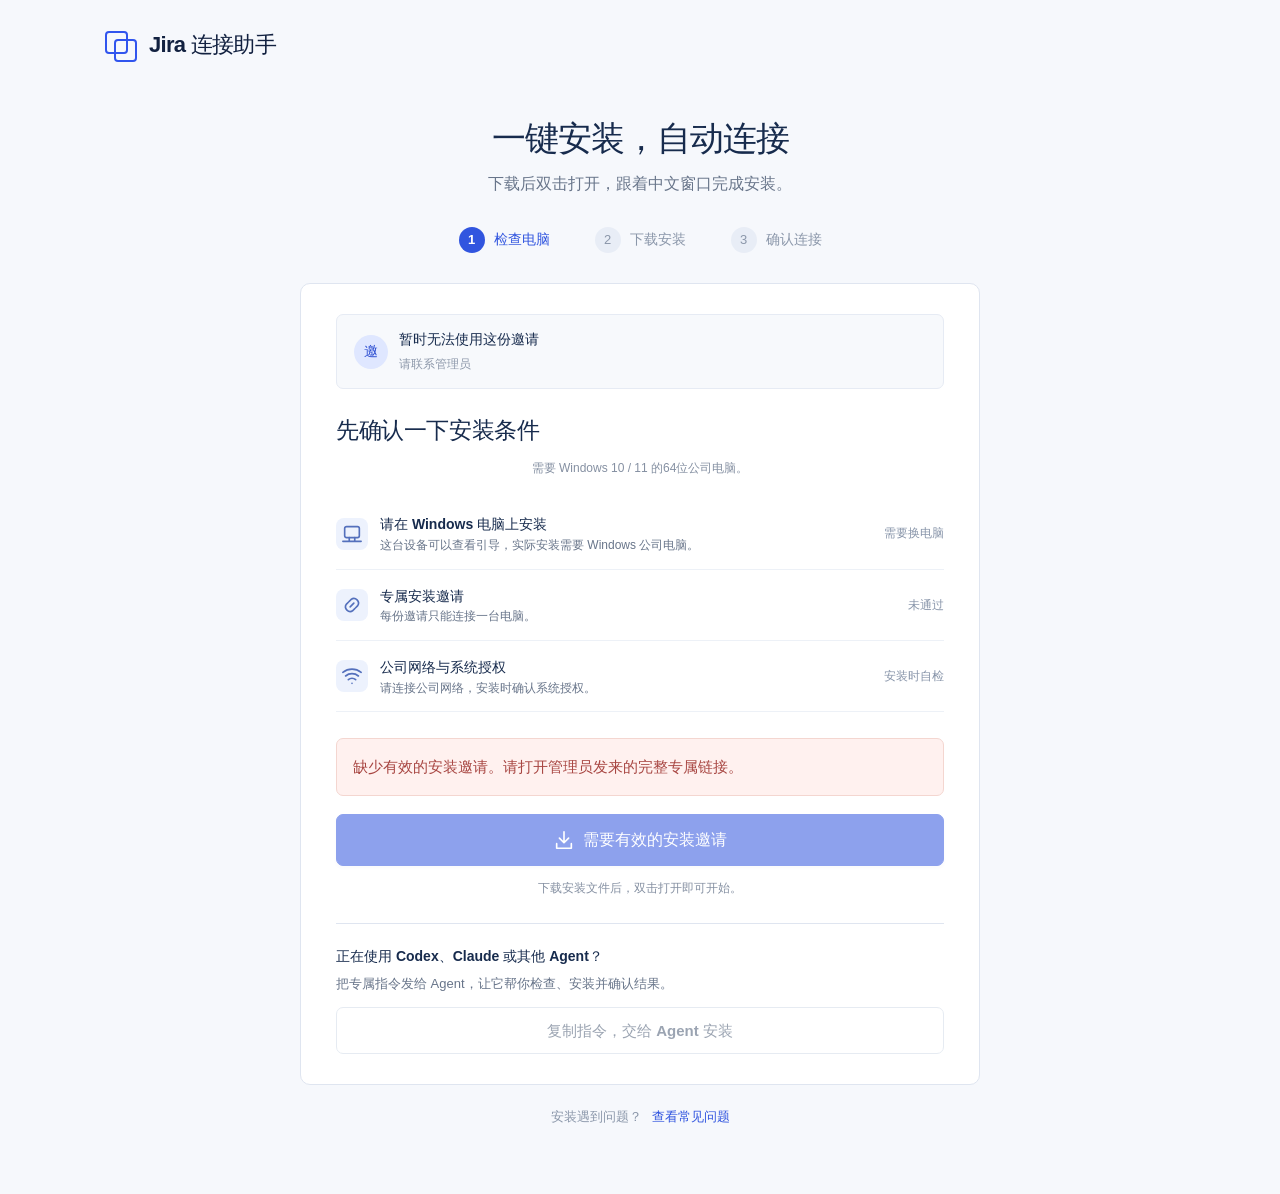
<file: relay-manager/web/install.html>
<!doctype html><html lang="zh-CN" data-mode="live"><head><meta charset="utf-8"><meta name="viewport" content="width=device-width,initial-scale=1"><meta name="referrer" content="no-referrer"><title>Jira 连接助手 · 安装引导</title><link rel="stylesheet" href="style.css"><script defer src="ui.js"></script><script defer src="install.js"></script></head>
<body class="install-page"><nav class="install-nav"><a id="install-home" class="brand" href="/relay/"><span class="brand-mark" aria-hidden="true"></span>Jira 连接助手</a><span id="demo-label" class="demo-label" hidden>交互演示 · 不会安装软件</span></nav>
<main class="install-layout"><header class="install-title"><h1>一键安装，自动连接</h1><p>下载后双击打开，跟着中文窗口完成安装。</p></header><ol class="install-steps" aria-label="安装进度"><li id="step-1" class="current"><span>1</span>检查电脑</li><li id="step-2"><span>2</span>下载安装</li><li id="step-3"><span>3</span>确认连接</li></ol>
<p id="used-invitation-note" class="hint" hidden>这份邀请已用于登记电脑，不能重新下载安装文件。请运行原先下载的 Jira-Connect-Setup.cmd，或在已安装电脑桌面运行“Jira转发-检查状态”。新电脑安装或原文件已丢失，请联系管理员重新授权。</p>
<section id="check-stage" class="panel install-main"><div class="invite-owner"><span class="avatar">邀</span><div><strong id="invite-label">正在读取你的安装邀请…</strong><small id="invite-expiry">专属安装邀请</small></div></div><h2>先确认一下安装条件</h2><p class="hint">需要 Windows 10 / 11 的64位公司电脑。</p><ul class="check-list"><li><span data-icon="computer"></span><div><strong id="os-label">识别电脑系统</strong><p id="os-note">在需要安装的电脑上打开此页面。</p></div><span id="os-state" class="check-state">检查中</span></li><li><span data-icon="link"></span><div><strong>专属安装邀请</strong><p>每份邀请只能连接一台电脑。</p></div><span id="invite-state" class="check-state">验证中</span></li><li><span data-icon="wifi"></span><div><strong>公司网络与系统授权</strong><p>请连接公司网络，安装时确认系统授权。</p></div><span class="check-state">安装时自检</span></li></ul><p id="install-error" class="install-error" role="alert" hidden></p><button id="download" class="primary" disabled><span data-icon="download"></span><span id="download-label">正在验证邀请…</span></button><p id="download-note" class="hint">下载安装文件后，双击打开即可开始。</p><div class="agent-option"><strong>正在使用 Codex、Claude 或其他 Agent？</strong><p>把专属指令发给 Agent，让它帮你检查、安装并确认结果。</p><button id="copy-install-agent" class="secondary" disabled>复制指令，交给 Agent 安装</button><textarea id="install-agent-text" class="copy-field" readonly aria-label="Agent安装指令" hidden></textarea><p id="agent-copy-result" class="hint" role="status" hidden></p></div></section>
<section id="download-stage" class="panel install-main" hidden><div class="share-success"><span data-icon="check"></span><span id="download-message">专属安装文件已准备好</span></div><h2 id="download-title" class="download-title">打开下载文件，完成安装</h2><ol class="download-guide"><li><span>1</span><div><strong id="download-file-title">双击 Jira-Connect-Setup.cmd</strong><p id="download-file-note">在浏览器“下载”列表中找到刚才的文件。</p></div></li><li><span>2</span><div><strong>确认系统授权，等待中文安装窗口</strong><p>中文进度窗口会自动检查网络、准备组件并设置后台连接。</p></div></li><li><span>3</span><div><strong>看到连接成功后，再关闭窗口</strong><p>关闭安装窗口、锁屏都不影响后台运行。</p></div></li></ol><button id="check-connection" class="primary">我已打开安装文件，检查连接<span data-icon="arrow"></span></button><button id="download-again" class="secondary" disabled>重新下载安装文件</button><p id="demo-download-note" class="hint" hidden>这是安装流程演示，不会下载或运行实际程序。</p></section>
<section id="status-stage" class="panel install-main" hidden><div class="status-hero"><span id="status-icon" data-icon="refresh" class="spinner"></span><h2 id="status-title">正在等待电脑接入</h2><p id="status-detail">安装工具完成自检并建立连接后，这里会自动更新。</p></div><div id="status-ready" hidden><a id="open-jira" class="primary full-width" target="_blank" rel="noopener noreferrer">打开 Jira<span data-icon="arrow"></span></a><p class="hint">以后保持电脑开机、唤醒并连入公司网络，就能自动运行。</p></div><button id="retry-status" class="secondary">重新检查连接</button><button id="back-install" class="secondary">返回安装说明</button><button id="copy-diagnostics" class="secondary">复制检查结果，发给管理员</button><textarea id="diagnostics-text" class="copy-field" readonly aria-label="检查结果" hidden></textarea><p id="diagnostics-copy-result" class="hint" role="status" hidden></p></section>
<div class="install-help">安装遇到问题？<a href="#help" id="help-toggle">查看常见问题</a><a id="back-console" class="static-mode-link" href="../relay-admin/" hidden>回到管理演示</a></div><section id="install-help-panel" class="panel help-panel install-main" hidden><h2>你可能会遇到的情况</h2><details><summary>我现在用的是 Mac 或手机</summary><p>请把这个链接发送到需要安装的 Windows 公司电脑上，再打开。当前安装工具支持 Windows 10 / 11 的 Intel 或 AMD 64位电脑。</p></details><details><summary>为什么还没有显示连接成功？</summary><p>先确认已经双击下载的安装文件，并完成系统授权。公司网络无法访问 Jira 时，安装工具会给出提示。浏览器打不开 Jira、程序启动或页面显示等待，都不能代替连接成功确认。</p></details><details><summary>安装被公司电脑策略阻止了</summary><p>请联系管理员处理，不要关闭安全防护或修改公司策略。</p></details><details><summary>邀请过期或被停用</summary><p>请向管理员获取新的邀请链接。不要使用别人已经安装过的链接。</p></details></section></main></body></html>
</file>
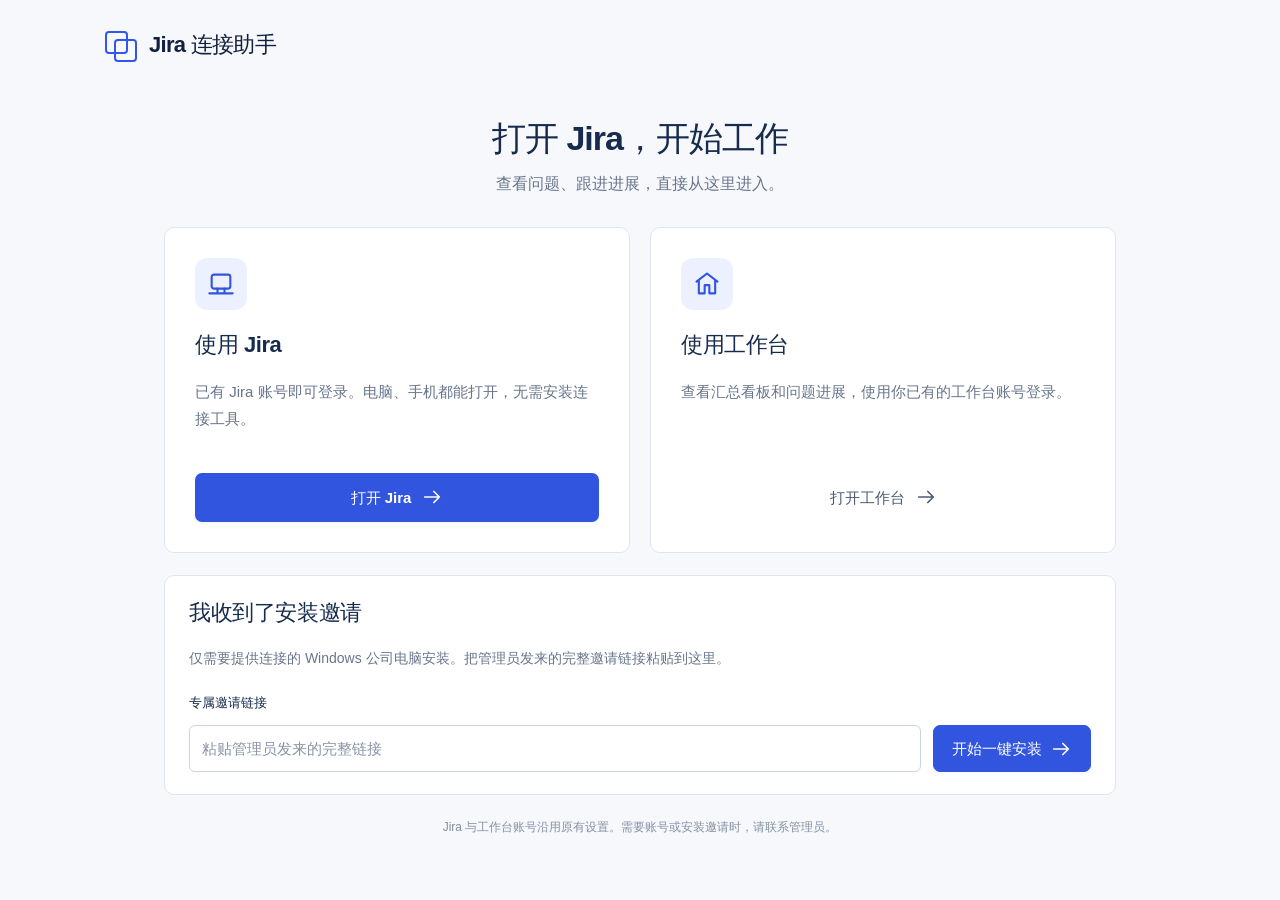
<file: relay-manager/web/welcome.html>
<!doctype html>
<html lang="zh-CN" data-mode="live"><head><meta charset="utf-8"><meta name="viewport" content="width=device-width,initial-scale=1"><meta name="referrer" content="no-referrer"><title>Jira 连接助手 · 开始使用</title><link rel="stylesheet" href="style.css"><script defer src="ui.js"></script><script defer src="welcome.js"></script></head>
<body class="install-page"><nav class="install-nav"><a class="brand" href="./"><span class="brand-mark" aria-hidden="true"></span>Jira 连接助手</a><span id="welcome-demo" class="demo-label" hidden>交互演示 · 不连接真实服务</span></nav>
<main class="install-layout"><header class="install-title"><h1>打开 Jira，开始工作</h1><p>查看问题、跟进进展，直接从这里进入。</p></header>
<div class="welcome-cards"><section class="panel"><span data-icon="computer" class="welcome-icon"></span><h2>使用 Jira</h2><p>已有 Jira 账号即可登录。电脑、手机都能打开，无需安装连接工具。</p><a id="welcome-jira" class="primary full-width" href="/">打开 Jira<span data-icon="arrow"></span></a></section>
<section class="panel"><span data-icon="home" class="welcome-icon"></span><h2>使用工作台</h2><p>查看汇总看板和问题进展，使用你已有的工作台账号登录。</p><a id="welcome-workbench" class="secondary full-width" href="#">打开工作台<span data-icon="arrow"></span></a></section></div>
<section class="panel invite-entry"><h2>我收到了安装邀请</h2><p>仅需要提供连接的 Windows 公司电脑安装。把管理员发来的完整邀请链接粘贴到这里。</p><form id="open-invitation"><label for="invitation-link">专属邀请链接</label><input id="invitation-link" type="url" required autocomplete="off" spellcheck="false" placeholder="粘贴管理员发来的完整链接"><button class="primary" type="submit">开始一键安装<span data-icon="arrow"></span></button><p id="welcome-error" class="form-error" role="alert" hidden></p></form></section>
<p class="hint welcome-footer">Jira 与工作台账号沿用原有设置。需要账号或安装邀请时，请联系管理员。</p></main></body></html>
</file>
<file: relay-manager/web/style.css>
:root{font-family:Inter,-apple-system,BlinkMacSystemFont,"Segoe UI","PingFang SC","Microsoft YaHei",sans-serif;font-size:15px;line-height:1.55;color:#172b4d;background:#f6f8fc;font-synthesis:none;--accent:#3155df;--line:#dfe5f0;--muted:#68758a;--sidebar:260px}*{box-sizing:border-box}body{margin:0}button,input,select,textarea{font:inherit}button,a,input,select,summary{touch-action:manipulation}a{color:var(--accent);text-decoration:none}a:hover{text-decoration:underline}button{cursor:pointer;display:inline-flex;align-items:center;justify-content:center;gap:8px;font-weight:600;white-space:nowrap;border-radius:7px;padding:11px 18px;border:1px solid transparent;transition:background .15s}button:disabled{cursor:wait;opacity:.55}button:focus-visible,a:focus-visible,summary:focus-visible{outline:3px solid #b9c8ff;outline-offset:3px}input,select,textarea{border:1px solid #cbd4e4;background:#fff;border-radius:6px;padding:11px 12px;color:#20314e;max-width:100%}input:focus,select:focus,textarea:focus{outline:3px solid #d6dfff;border-color:#7893ef}input::placeholder{color:#8993a5}svg{width:22px;height:22px;display:block;flex-shrink:0}span[data-icon]{display:inline-flex;align-items:center;justify-content:center;flex-shrink:0}.primary{background:var(--accent);color:white;border-color:var(--accent);box-shadow:0 2px 3px #2746b50b}.primary:hover{background:#2445c6}.secondary{border-color:#d3dce9;background:white;color:#4b5b74}.secondary:hover{background:#f5f7fb}.danger{background:#b74148;border-color:#b74148;color:#fff}.danger:hover{background:#9c3038}.icon-button{padding:8px;background:transparent;color:#758198;border-radius:6px}.icon-button:hover{background:#f0f3fa;color:#3155df}.text-link{font-size:14px;font-weight:500;display:inline-flex;gap:4px;align-items:center}.text-link svg{width:16px;height:16px}.skip{position:fixed;left:10px;top:-60px;z-index:20;background:white;padding:12px}.skip:focus{top:10px}.sidebar{position:fixed;inset:0 auto 0 0;width:var(--sidebar);background:#fff;border-right:1px solid var(--line);padding:30px 14px 0;display:flex;flex-direction:column;z-index:3}.brand{display:flex;gap:15px;align-items:center;color:#122140;font-size:25px;font-weight:750;letter-spacing:-.7px;padding:0 16px 35px;white-space:nowrap}.brand:hover{text-decoration:none}.brand-mark{display:block;width:31px;height:29px;position:relative;flex-shrink:0}.brand-mark::before,.brand-mark::after{content:"";position:absolute;width:19px;height:19px;border:2.5px solid #3155ee;border-radius:4px;top:0;left:0}.brand-mark::after{top:8px;left:9px}.nav-item{padding:13px 18px;display:flex;align-items:center;gap:19px;border-radius:7px;color:#475570;font-size:17px;margin:3px 0;font-weight:550}.nav-item:hover{text-decoration:none;background:#f3f6fc}.nav-item.active{background:#e5ebff;color:#2c50d9}.nav-item svg{width:24px;height:24px;stroke-width:1.8}.nav-count{margin-left:auto;font-size:11px;padding:1px 6px;background:#edf1ff;border-radius:10px;color:#3155df}.sidebar-bottom{margin-top:auto}.sidebar-bottom>.nav-item{padding-top:20px;padding-bottom:20px;border-top:1px solid #e7ecf4;border-radius:0}.account{display:flex;align-items:center;gap:12px;padding:20px 12px 30px;border-top:1px solid #e7ecf4}.avatar{width:40px;height:40px;display:grid;place-items:center;background:#dfe7ff;color:#294bd0;border-radius:50%;font-weight:700;flex-shrink:0}.account strong{font-size:13px;display:block;max-width:135px;overflow:hidden;text-overflow:ellipsis;white-space:nowrap}.account small{font-size:12px;color:var(--muted)}.account>span:last-child{margin-left:auto;color:#91a0b8}.workspace{margin-left:var(--sidebar)}.topbar{height:45px;padding:13px 30px 0;display:flex;justify-content:flex-end;gap:16px;align-items:center;font-size:12px;color:#8290a5}.topbar .dot{display:inline-block;width:6px;height:6px;background:#1b9c70;border-radius:50%;margin-right:7px}.demo-label{border:1px solid #cad5fd;background:#fff;color:#3657cc;border-radius:5px;padding:4px 10px;font-size:12px}main{max-width:1500px;margin:0 auto;padding:10px 32px 24px}.page-header{display:flex;justify-content:space-between;align-items:center;gap:20px;margin:0 0 26px}h1{font-size:34px;line-height:1.3;font-weight:720;letter-spacing:-1px;margin:6px 0}h2{font-size:22px;line-height:1.35;font-weight:650;margin:0 0 18px;letter-spacing:-.4px}h3{font-size:16px;margin:0 0 5px;font-weight:620}p{margin:0;color:var(--muted)}.page-header p{font-size:17px;margin-top:6px}.page-header .primary{font-size:16px;padding:13px 21px}.stats{display:grid;grid-template-columns:repeat(3,minmax(0,1fr));gap:20px;margin-bottom:22px}.stats article{border:1px solid var(--line);border-radius:9px;background:#fff;display:flex;align-items:center;gap:22px;padding:17px 26px;min-height:94px}.stats strong{display:block;font-size:31px;font-weight:680;line-height:1.1;color:#142441}.stats p{font-size:15px;margin-top:6px}.stat-icon svg{width:31px;height:31px;stroke-width:1.9}.green{color:#09a576}.orange{color:#ec8c25}.blue{color:#3158f3}.panel{padding:22px 24px;border:1px solid var(--line);border-radius:10px;background:#fff;margin-bottom:22px}.onboarding{padding-top:21px;padding-bottom:25px}.onboarding-content{display:flex;align-items:center;gap:20px}.steps{padding:0;list-style:none;display:grid;grid-template-columns:repeat(3,minmax(0,1fr));gap:22px;flex:1;margin:3px 0 0}.steps li{display:flex;align-items:flex-start;gap:14px;position:relative}.steps li:not(:last-child)::after{content:"";position:absolute;right:0;top:22px;width:7px;height:7px;border:solid #9ca9c0;border-width:1.5px 1.5px 0 0;transform:rotate(45deg)}.steps li>span{width:33px;height:33px;border-radius:50%;color:#3158eb;background:#eaf0ff;display:grid;place-items:center;flex-shrink:0;font-size:19px;font-weight:650}.steps strong{font-size:17px;display:block;padding:2px 0 4px}.steps p{font-size:14px;max-width:190px;line-height:1.6;padding-right:8px}.onboarding-content>.primary{padding:12px 19px;margin-left:3px}.section-header{display:flex;align-items:center;justify-content:space-between;gap:18px;margin-bottom:15px}.section-header h2{margin:0}.table-controls{display:flex;align-items:center;gap:17px}.search{display:flex;align-items:center;gap:8px;border:1px solid #ccd6e8;border-radius:6px;padding:0 11px;margin:0;color:#8c98ac;background:#fff}.search input{padding:8px 0;width:255px;min-width:0;border:0;background:transparent;font-size:14px;outline:none}.search input:focus{outline:none}.search:focus-within{outline:3px solid #d6dfff}.search svg{width:17px;height:17px}.table-controls select{padding:8px 9px;font-size:13px}.table-wrap{width:100%;overflow-x:auto}table{border-collapse:collapse;width:100%;font-size:14px;white-space:nowrap;text-align:left}th{font-size:13px;font-weight:500;color:#4d5f7d;background:#f0f4f9;padding:11px 16px}th:first-child{border-radius:6px 0 0 6px}th:last-child{border-radius:0 6px 6px 0}td{padding:12px 16px;border-bottom:1px solid #e5eaf2;height:66px}tr:last-child td{border-bottom:0}.action-column{width:75px;text-align:center}.device-name{display:flex;align-items:center;gap:16px}.device-name>span{color:#526078}.device-name strong{display:block;font-size:14px;color:#20304d;font-weight:600;max-width:260px;overflow:hidden;text-overflow:ellipsis}.device-name small{display:block;color:#8490a5;font-size:12px;margin-top:1px}.status-badge{font-size:12px;padding:4px 9px;border-radius:15px;display:inline-flex;align-items:center;gap:6px;background:#f0f3f7;color:#69788d}.status-badge::before{content:"";width:6px;height:6px;border-radius:50%;background:currentColor}.status-badge.online{background:#e5f7ed;color:#11976b}.status-badge.attention{background:#fff3e7;color:#d37d2d}.status-badge.pending{background:#edf1ff;color:#5070c9}.panel-footer{display:flex;justify-content:space-between;gap:12px;border-top:1px solid #edf0f6;color:#91a0b4;font-size:11px;padding:10px 0 0;margin-top:3px}.tip-grid{display:grid;grid-template-columns:repeat(3,minmax(0,1fr));gap:24px;margin-top:21px}.tip-grid article{display:flex;gap:16px;padding-right:20px}.tip-grid article+article{border-left:1px solid #e1e7f0;padding-left:24px}.tip-icon{background:#edf2ff;width:43px;height:43px;border-radius:10px;display:flex;align-items:center;justify-content:center;flex-shrink:0}.tip-icon.green{background:#e6f7f0}.tip-grid p{font-size:13px;line-height:1.65}.tip-grid h3{font-size:16px}.hint{font-size:12px;color:#8590a2;line-height:1.7}.workspace-footer{max-width:1500px;margin:auto;padding:0 32px 20px;font-size:11px;color:#909caf;display:flex;justify-content:space-between;gap:16px}.notice{background:#eaf1ff;border:1px solid #d1def8;color:#365b99;border-radius:7px;padding:11px 15px;margin-bottom:20px;font-size:14px}.notice.error{background:#fff0ed;border-color:#f2d6d0;color:#a14d41}.empty{text-align:center;color:#8c99ae;padding:45px 20px;font-size:14px}.modal{border:1px solid #dfe5ef;border-radius:13px;padding:26px;width:min(510px,calc(100% - 30px));box-shadow:0 20px 100px #20345626;color:#172b4d}.modal::backdrop{background:#152a4d55;backdrop-filter:blur(3px)}.modal-header{display:flex;align-items:flex-start;justify-content:space-between;gap:20px;margin-bottom:24px}.modal-header h2{font-size:23px;margin:0 0 7px}.modal-header p{font-size:14px}.modal label{display:block;font-size:14px;font-weight:550;margin:18px 0}.modal label>input,.modal label>select{display:block;width:100%;margin-top:8px}.modal-actions{display:flex;justify-content:flex-end;gap:10px;margin-top:25px}.modal p{font-size:14px;margin-bottom:12px;line-height:1.7}.modal .hint{font-size:12px}.full-width{width:100%}.share-success{display:flex;gap:10px;align-items:center;background:#e8f8ef;border:1px solid #d3edde;color:#218957;padding:13px 15px;border-radius:7px;font-size:14px}.modal #share-url{font-size:12px;font-family:ui-monospace,Consolas,monospace;background:#f9faff}.modal #open-install{margin:17px 0 0;display:flex;justify-content:center}.advanced{border-top:1px solid #e7ebf2;padding-top:16px;margin:20px 0 15px}.advanced summary{cursor:pointer;color:#7a879c;font-size:13px}.advanced textarea{width:100%;min-height:95px;resize:vertical;font-family:ui-monospace,Consolas,monospace;font-size:11px;margin:10px 0}.form-error{color:#b54448!important;font-size:13px!important}.detail-list{margin:20px 0}.detail-list div{display:flex;justify-content:space-between;gap:20px;padding:12px 0;border-bottom:1px solid #edf0f5}.detail-list dt{color:#8290a5;font-size:13px}.detail-list dd{margin:0;font-size:14px;max-width:300px;overflow-wrap:anywhere;text-align:right}.help-panel{max-width:1000px}.help-steps{padding-left:22px;margin-bottom:32px}.help-steps li{padding:10px 0}.help-steps p{font-size:14px;line-height:1.8}.help-panel details{border-top:1px solid #e6eaf2;padding:16px 0}.help-panel summary{cursor:pointer;font-size:15px;font-weight:550}.help-panel details p{padding-top:12px;line-height:1.8;font-size:14px}[hidden]{display:none!important}
.install-page{min-height:100vh;background:#f6f8fc}.install-nav{display:flex;align-items:center;justify-content:space-between;gap:20px;max-width:1120px;margin:0 auto;padding:28px 25px}.install-nav .brand{font-size:22px;padding:0;gap:13px}.install-layout{max-width:1000px;margin:24px auto 0;padding:0 24px 45px}.install-title{text-align:center;margin:26px 0 30px}.install-title h1{font-size:34px;margin-bottom:12px}.install-title p{font-size:16px}.install-steps{list-style:none;display:flex;justify-content:center;gap:45px;margin:0 0 30px;padding:0}.install-steps li{display:flex;align-items:center;gap:9px;color:#8b97aa;font-size:14px}.install-steps li>span{display:grid;place-items:center;width:26px;height:26px;background:#e8edf6;border-radius:50%;font-size:13px}.install-steps li.current{color:#3155df;font-weight:600}.install-steps li.current>span{background:#3155df;color:white}.install-steps li.done{color:#0b9a6f}.install-steps li.done>span{background:#e3f6ed;color:#09996c}.install-main{max-width:680px;margin:auto;padding:30px 35px}.invite-owner{display:flex;align-items:center;gap:11px;padding:14px 17px;background:#f7f9fc;border:1px solid #e6ebf4;border-radius:7px;margin-bottom:26px}.invite-owner .avatar{width:34px;height:34px;font-size:14px}.invite-owner strong{font-size:14px;display:block}.invite-owner small{color:#8d98aa;font-size:12px}.check-list{list-style:none;padding:0;margin:20px 0 26px}.check-list li{display:flex;align-items:center;gap:12px;padding:14px 0;border-bottom:1px solid #edf1f7}.check-list li>span:first-child{width:32px;height:32px;border-radius:8px;background:#edf2fd;color:#5470bc;display:grid;place-items:center}.check-list p{font-size:12px}.check-list strong{font-size:14px;font-weight:550}.check-list .check-state{margin-left:auto;font-size:12px;color:#8794a9}.check-list .check-state.good{color:#10996e}.install-main>.primary{padding:13px;width:100%;font-size:16px}.install-main>.hint{margin-top:12px;text-align:center}.install-main h2{font-size:23px;margin-bottom:9px}.install-help{max-width:680px;margin:22px auto;text-align:center;font-size:13px;color:#8b97aa}.install-help a{margin-left:10px}.download-guide{list-style:none;padding:0;margin:25px 0}.download-guide li{display:flex;gap:13px;align-items:start;margin-bottom:20px}.download-guide li>span{border:1px solid #d7e0ef;color:#6d819d;width:25px;height:25px;border-radius:50%;display:grid;place-items:center;font-size:12px;flex-shrink:0}.download-guide strong{display:block;font-size:14px;margin-bottom:4px}.download-guide p{font-size:13px}.status-hero{text-align:center;padding:24px 0}.status-hero>span{display:grid;place-items:center;border-radius:50%;width:65px;height:65px;margin:0 auto 20px;background:#e7f6ed;color:#13a46f}.status-hero svg{width:32px;height:32px}.status-hero p{max-width:410px;margin:12px auto;font-size:14px;line-height:1.9}.install-main .secondary{width:100%;margin-top:12px}.static-mode-link{font-size:13px}.install-error{color:#a84642;background:#fff1ef;border:1px solid #f4d6d0;padding:16px;border-radius:7px;margin:18px 0}.spinner{animation:spin 1.2s linear infinite}@keyframes spin{to{transform:rotate(360deg)}}
@media(min-width:1600px){main{padding-top:20px}.page-header{margin-bottom:30px}.stats{margin-bottom:26px}.panel{margin-bottom:26px}}
@media(max-width:1150px){:root{--sidebar:215px}.brand{font-size:20px;padding-left:10px;gap:12px}.nav-item{font-size:15px;gap:14px}main{padding-left:24px;padding-right:24px}.topbar{padding-right:24px}.page-header p{font-size:15px}.stats article{padding:18px;gap:15px}.stats p{font-size:13px}.onboarding-content{display:block}.onboarding-content>.primary{margin:20px 0 0}.search input{width:190px}.tip-grid{gap:16px}.tip-grid article{gap:11px;padding-right:0}.tip-grid article+article{padding-left:16px}.tip-grid h3{font-size:14px}.tip-grid p{font-size:12px}.tip-icon{width:36px;height:36px}.table-controls{gap:10px}}
@media(max-width:760px){:root{--sidebar:0px}.sidebar{position:static;width:100%;padding:17px 16px 0;border-right:0;border-bottom:1px solid var(--line)}.brand{font-size:21px;padding:0 0 19px}.sidebar nav{display:flex;gap:5px;overflow-x:auto}.nav-item{font-size:13px;gap:7px;padding:10px 12px;margin:0}.nav-item svg{width:18px;height:18px}.sidebar-bottom{display:none}.workspace{margin:0}.topbar{height:auto;min-height:38px;padding:10px 18px 0;font-size:11px;flex-wrap:wrap;gap:10px}.topbar #connection-label{margin-right:auto}.topbar .text-link{font-size:11px}.demo-label{font-size:10px;padding:3px 6px}main{padding:17px 16px}.page-header{align-items:flex-start;gap:12px;margin-bottom:20px}h1{font-size:27px}.page-header p{font-size:13px;max-width:240px}.page-header>.primary{font-size:12px;padding:10px 11px;margin-top:6px}.page-header>.primary svg{display:none}.stats{gap:9px;margin-bottom:15px}.stats article{display:block;padding:14px 11px;min-height:98px;position:relative}.stats strong{font-size:27px}.stats p{font-size:11px;line-height:1.5;margin-top:9px;min-height:32px}.stat-icon{position:absolute;top:17px;right:11px}.stat-icon svg{width:19px;height:19px}.panel{padding:18px 16px;margin-bottom:16px}h2{font-size:19px}.steps{grid-template-columns:1fr;gap:15px}.steps li:not(:last-child)::after{display:none}.steps p{max-width:none;font-size:12px}.steps strong{font-size:14px}.steps li>span{width:29px;height:29px;font-size:15px}.onboarding-content>.primary{width:100%;font-size:13px}.section-header{display:block}.table-controls{margin-top:14px;flex-wrap:wrap;justify-content:space-between}.search{flex:1;min-width:130px}.search input{width:100%;font-size:12px}.table-controls select{max-width:110px;font-size:12px}.text-link{font-size:12px}.table-wrap{margin-left:-5px;width:calc(100% + 10px)}table{font-size:12px}th{font-size:11px;padding:9px 8px}td{padding:11px 8px}.device-name{gap:9px}.device-name>span{display:none}.device-name strong{font-size:12px;max-width:145px}.device-name small{font-size:10px}.status-badge{font-size:10px;padding:3px 7px}.action-column{width:40px}.last-activity{display:none}.tip-grid{grid-template-columns:1fr;gap:18px;margin-top:18px}.tip-grid article+article{border-left:0;border-top:1px solid #edf1f6;padding-left:0;padding-top:18px}.tip-grid h3{font-size:14px}.tip-grid p{font-size:12px}.workspace-footer{font-size:10px;padding:0 18px 20px;display:block}.workspace-footer>span{display:block;margin-top:4px}.panel-footer{font-size:10px}.modal{padding:22px}.modal-header h2{font-size:21px}.install-nav{padding:20px 18px}.install-nav .brand{font-size:19px}.install-nav .demo-label{max-width:125px;text-align:center}.install-layout{padding:0 16px 30px;margin-top:10px}.install-title{margin-top:15px}.install-title h1{font-size:28px}.install-title p{font-size:13px}.install-steps{gap:17px}.install-steps li{font-size:12px;gap:6px}.install-steps li>span{width:23px;height:23px}.install-main{padding:23px 20px}.install-main h2{font-size:21px}.check-list .check-state{font-size:11px}.check-list strong{font-size:13px}.invite-owner{padding:12px}.install-help{font-size:11px}}
@media(prefers-reduced-motion:reduce){*{scroll-behavior:auto!important;transition:none!important;animation:none!important}}

.download-title{margin-top:25px}.install-main #status-ready>.hint{margin-top:16px;text-align:center}

.login-button{margin-top:25px}.login-button:hover{color:#fff;text-decoration:none}

/* Keep the desktop table compact so all essential controls fit together. */
#device-panel{padding-top:19px;padding-bottom:17px}table{font-size:15px}td{padding:8px 16px;height:56px}.device-name strong{font-size:15px;line-height:1.35}.device-name small{font-size:12px;line-height:1.35}.status-badge{font-size:13px}.mobile-help{display:none}
@media(max-width:760px){.mobile-help{display:flex}.sidebar nav{gap:0}.nav-item{padding:10px 8px}td{padding:9px 7px;height:56px}.device-name strong{font-size:12px}.device-name small{font-size:10px}.status-badge{font-size:10px}#device-panel{padding:18px 14px}}

.check-list li>div{flex:1;min-width:0}.check-list .check-state{white-space:nowrap;flex-shrink:0}

.workspace[data-view="overview"] .panel-footer{display:none}

.agent-option{margin-top:24px;padding-top:20px;border-top:1px solid var(--line)}.agent-option strong{font-size:14px}.agent-option p{font-size:13px;margin-top:7px}.copy-field{width:100%;min-height:150px;font-size:12px;margin-top:12px;resize:vertical;overflow-wrap:anywhere}.modal #copy-agent,.modal #copy-message{margin-top:12px}.welcome-cards{display:grid;grid-template-columns:1fr 1fr;gap:20px}.welcome-cards .panel{padding:30px}.welcome-cards h2{margin-top:20px}.welcome-cards p{min-height:75px;font-size:15px;line-height:1.8}.welcome-cards a{display:flex;align-items:center;justify-content:center;gap:10px;padding:13px;border-radius:7px;margin-top:20px;font-weight:600}.welcome-icon{color:var(--accent);width:52px;height:52px;background:#edf1ff;border-radius:12px}.welcome-icon svg{width:28px;height:28px}.invite-entry p{font-size:14px;line-height:1.8}.invite-entry form{display:flex;flex-wrap:wrap;gap:12px;margin-top:22px}.invite-entry label{width:100%;font-size:13px;font-weight:600}.invite-entry input{flex:1;min-width:200px}.welcome-footer{text-align:center}.welcome-cards a[aria-disabled=true]{cursor:default;opacity:.5}.welcome-cards a[aria-disabled=true]:hover{text-decoration:none}
@media(max-width:760px){.welcome-cards{grid-template-columns:1fr;gap:0}.welcome-cards .panel{padding:24px}.welcome-cards p{min-height:0}.invite-entry input,.invite-entry button{width:100%}.nav-item{white-space:nowrap}.topbar{justify-content:flex-start}.topbar #connection-label{margin-left:auto}}
</file>
